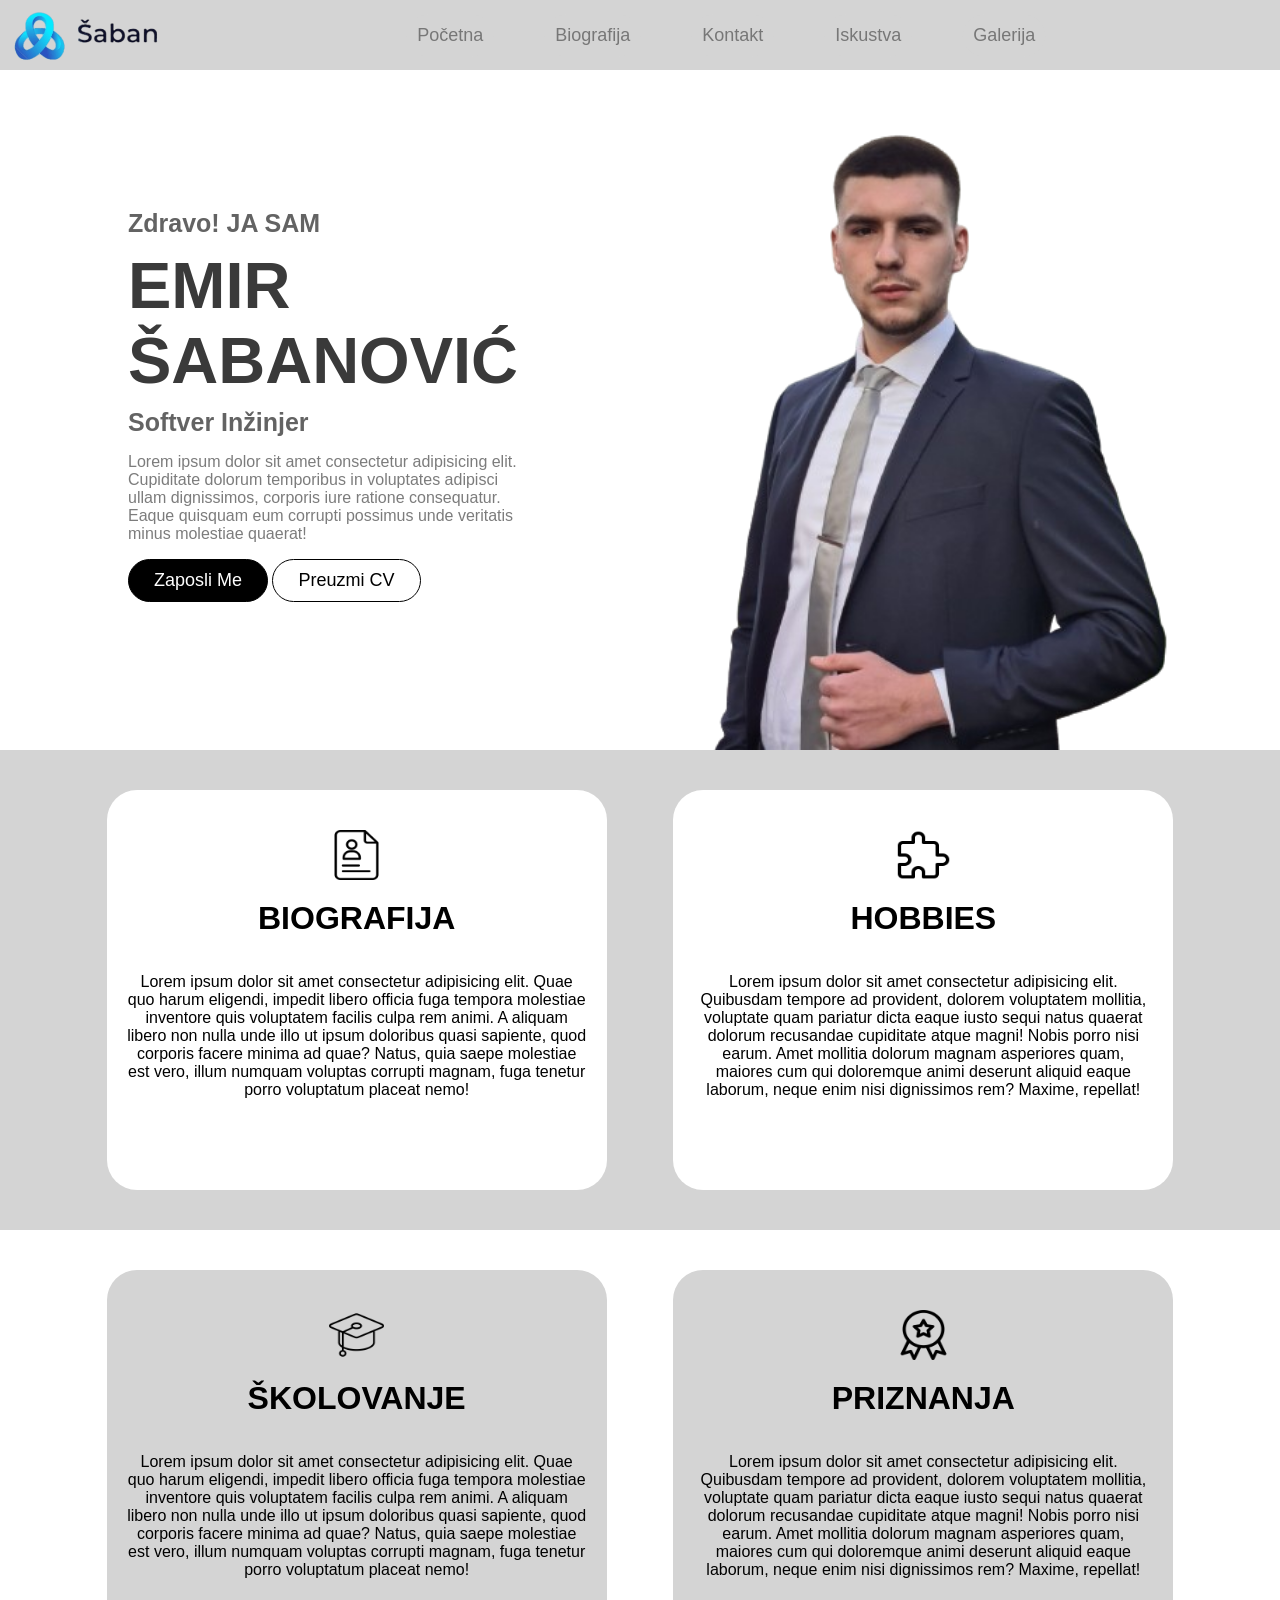
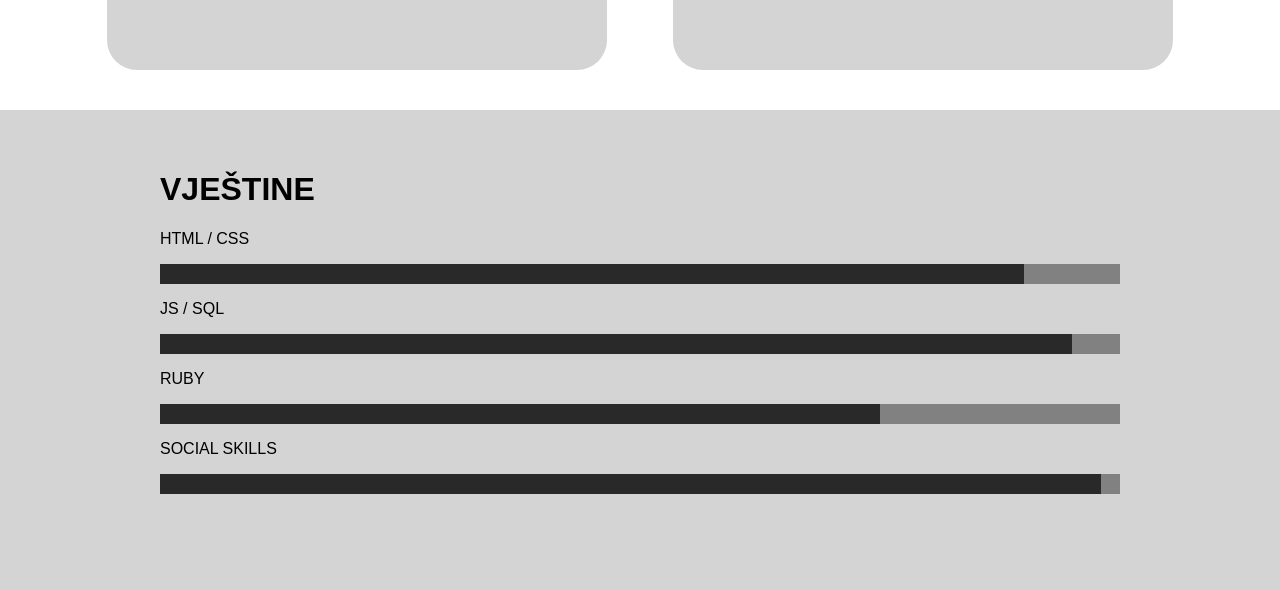
<file: portfolio/index.html>
<!DOCTYPE html>
<html lang="en">
<head>
    <meta charset="UTF-8">
    <meta name="viewport" content="width=device-width, initial-scale=1.0">
    <title>ŠABAN portfolio</title>
    <link rel="stylesheet" href="style.css">
</head>
<body>
   
        <header>
            <img src="logo.png" alt="">
            <div class="dugmad">
                <button>Početna</button>
                <button>Biografija</button>
                <button>Kontakt</button>
                <button>Iskustva</button>
                <button>Galerija</button>  
            </div>       
        </header> 
    
        <div class="container">
            <div id="showcase">
                <div class="naslov">
                    <div>
                        <h2>Zdravo! JA SAM</h2>
                        <h1>EMIR ŠABANOVIĆ</h1>
                        <h2>Softver Inžinjer</h2>
                        <p>Lorem ipsum dolor sit amet consectetur adipisicing elit. Cupiditate dolorum temporibus in voluptates adipisci ullam dignissimos, corporis iure ratione consequatur. Eaque quisquam eum corrupti possimus unde veritatis minus molestiae quaerat!</p>
                        <button class="prvi">Zaposli Me</button>
                        <button class="drugi">Preuzmi CV</button>
                    </div>
                </div>
            
                <img src="slika-removebg-preview.png" alt="">
            </div>
        </div>

        <div class="content1">
           
                <div class="sve">
                    <img src="portfolio.png" alt="">
                    <h1>BIOGRAFIJA</h1>
                    <p>Lorem ipsum dolor sit amet consectetur adipisicing elit. Quae quo harum eligendi, impedit libero officia fuga tempora molestiae inventore quis voluptatem facilis culpa rem animi. A aliquam libero non nulla unde illo ut ipsum doloribus quasi sapiente, quod corporis facere minima ad quae? Natus, quia saepe molestiae est vero, illum numquam voluptas corrupti magnam, fuga tenetur porro voluptatum placeat nemo!</p>
                </div>
                <div class="sve">
                    <img src="puzzle.png" alt="">
                    <h1>HOBBIES</h1>
                    <p>Lorem ipsum dolor sit amet consectetur adipisicing elit. Quibusdam tempore ad provident, dolorem voluptatem mollitia, voluptate quam pariatur dicta eaque iusto sequi natus quaerat dolorum recusandae cupiditate atque magni! Nobis porro nisi earum. Amet mollitia dolorum magnam asperiores quam, maiores cum qui doloremque animi deserunt aliquid eaque laborum, neque enim nisi dignissimos rem? Maxime, repellat!</p>
                </div>
                
                
            </div>
        
            <div class="content2">
           
                <div class="sve2">
                    <img src="graduation-cap.png" alt="">
                    <h1>ŠKOLOVANJE</h1>
                    <p>Lorem ipsum dolor sit amet consectetur adipisicing elit. Quae quo harum eligendi, impedit libero officia fuga tempora molestiae inventore quis voluptatem facilis culpa rem animi. A aliquam libero non nulla unde illo ut ipsum doloribus quasi sapiente, quod corporis facere minima ad quae? Natus, quia saepe molestiae est vero, illum numquam voluptas corrupti magnam, fuga tenetur porro voluptatum placeat nemo!</p>
                </div>
                <div class="sve2">
                    <img src="medal.png" alt="">
                    <h1>PRIZNANJA</h1>
                    <p>Lorem ipsum dolor sit amet consectetur adipisicing elit. Quibusdam tempore ad provident, dolorem voluptatem mollitia, voluptate quam pariatur dicta eaque iusto sequi natus quaerat dolorum recusandae cupiditate atque magni! Nobis porro nisi earum. Amet mollitia dolorum magnam asperiores quam, maiores cum qui doloremque animi deserunt aliquid eaque laborum, neque enim nisi dignissimos rem? Maxime, repellat!</p>
                </div>
                
                
            </div>

            <div class="content1">
                <div class="container">
                    <h1>VJEŠTINE</h1>
                    <p>HTML / CSS</p>
                        <div class="skill">
                            <div id="skillprvi"></div>
                    </div>

                    <p>JS / SQL</p>
                        <div class="skill">
                            <div id="skilldrugi"></div>
                    </div>

                    <p>RUBY</p>
                        <div class="skill">
                            <div id="skilltreci"></div>
                    </div>

                    <p>SOCIAL SKILLS</p>
                        <div class="skill">
                            <div id="skillcetvrti"></div>
                    </div>
                </div>
            </div>
                
        
</body>
</html>
</file>
<file: portfolio/style.css>
body{
    margin: 0%;
    padding: 0%;
    background-color: white;
    font-family:'Trebuchet MS', 'Lucida Sans Unicode', 'Lucida Grande', 'Lucida Sans', Arial, sans-serif;
}
header{
    display: flex;
    align-items: center;
    position: fixed;
    width: 100%;
    background-color: rgb(212, 212, 212);
}
header img{
    height: 70px;
    float: left;
}
.container{
    width: 80%;
    margin: auto;
    margin-top: 0;
    margin-bottom: 0;
}
.dugmad{
    display: flex;
    flex-direction: row;
    justify-content: space-between;
    width: 50%;
    margin:auto;
}
.dugmad button{
    border: solid 1px rgb(212, 212, 212);
    border-radius: 25px;
    background-color:rgb(212, 212, 212);
    font-size: 18px;
    color: rgb(119, 119, 119);
    padding: 10px;
    transition: background-color 0.5s;
}
.dugmad button:hover{
    background-color:rgb(0, 0, 0);
    color: rgb(255, 255, 255);
    cursor: pointer;
}
.dugmad button:active{
    opacity: 0.6;
}
#showcase{
    background-color: white;
    padding-top: 50px;
    display: flex;
    justify-content: space-between;
}
#showcase img{
    height: 700px;
}
.naslov{
    display: flex;
    flex-direction: row;
    align-items: center;
    width: 50%;
}
.naslov h2{
    color: rgb(99, 99, 99);
    font-size: 25px;
    margin-bottom: 10px;
    margin-top: 10px;
}
.naslov h1{
    font-size: 65px;
    margin: 0;
    color: rgb(58, 58, 58);
}
.naslov p{
    color: rgb(124, 124, 124);
}
.prvi{
    border: solid 1px black;
    background-color:rgb(0, 0, 0);
    font-size: 18px;
    color: rgb(255, 255, 255);
    padding: 10px;
    padding-left: 25px;
    padding-right: 25px;
    border-radius: 25px;
    transition: background-color 0.5s;
}
.prvi:hover{
    cursor: pointer;
    background-color: white;
    color: black;
    border: solid 1px black;
}
.prvi:active{
    opacity: 0.5;
}
.drugi{
    border: solid 1px black;
    background-color:white;
    font-family:'Trebuchet MS', 'Lucida Sans Unicode', 'Lucida Grande', 'Lucida Sans', Arial, sans-serif;
    font-size: 18px;
    color: black;
    padding: 10px;
    padding-left: 25px;
    padding-right: 25px;
    border-radius: 25px;
    transition: background-color 0.5s;
}
.drugi:hover{
    cursor: pointer;
    background-color: black;
    color: white;
    border: solid 1px black;
}
.drugi:active{
    opacity: 0.5;
}
.content1{
    height: 400px;
    background-color: rgb(212, 212, 212);
    display: flex;
    flex-direction: row;
    justify-content: space-evenly;
    padding: 40px;
}
.sve{
    display: flex;
    flex-direction: column;
    align-items: center;
    width: 500px;
    height: 400px;
    background-color: white;
    border-radius: 30px;
    overflow: hidden;
    text-align: center;
}
.sve p{
    padding: 20px;
}
.sve img{
    height: 50px;
    width: 55px;
    padding: 20px;
    padding-top: 40px;
}
.sve h1{
    padding: 0;
    margin: 0;
}
.content2{
    height: 400px;
    background-color: rgb(255, 255, 255);
    display: flex;
    flex-direction: row;
    justify-content: space-evenly;
    padding: 40px;
}
.sve2{
    display: flex;
    flex-direction: column;
    align-items: center;
    width: 500px;
    height: 400px;
    background-color: rgb(212, 212, 212);
    border-radius: 30px;
    overflow: hidden;
    text-align: center;
}
.sve2 p{
    padding: 20px;
}
.sve2 img{
    height: 50px;
    width: 55px;
    padding: 20px;
    padding-top: 40px;
}
.sve2 h1{
    padding: 0;
    margin: 0;
}
.skill{
    width: 100%;
    background-color: rgb(129, 129, 129);
    margin: auto;
    height: 20px;
}
#skillprvi{
    width: 90%;
    background-color: rgb(41, 41, 41);
    height: 100%;
}
#skilldrugi{
    width: 95%;
    background-color: rgb(41, 41, 41);
    height: 100%;
}
#skilltreci{
    width: 75%;
    background-color: rgb(41, 41, 41);
    height: 100%;
}
#skillcetvrti{
    width: 98%;
    background-color: rgb(41, 41, 41);
    height: 100%;
}
</file>
